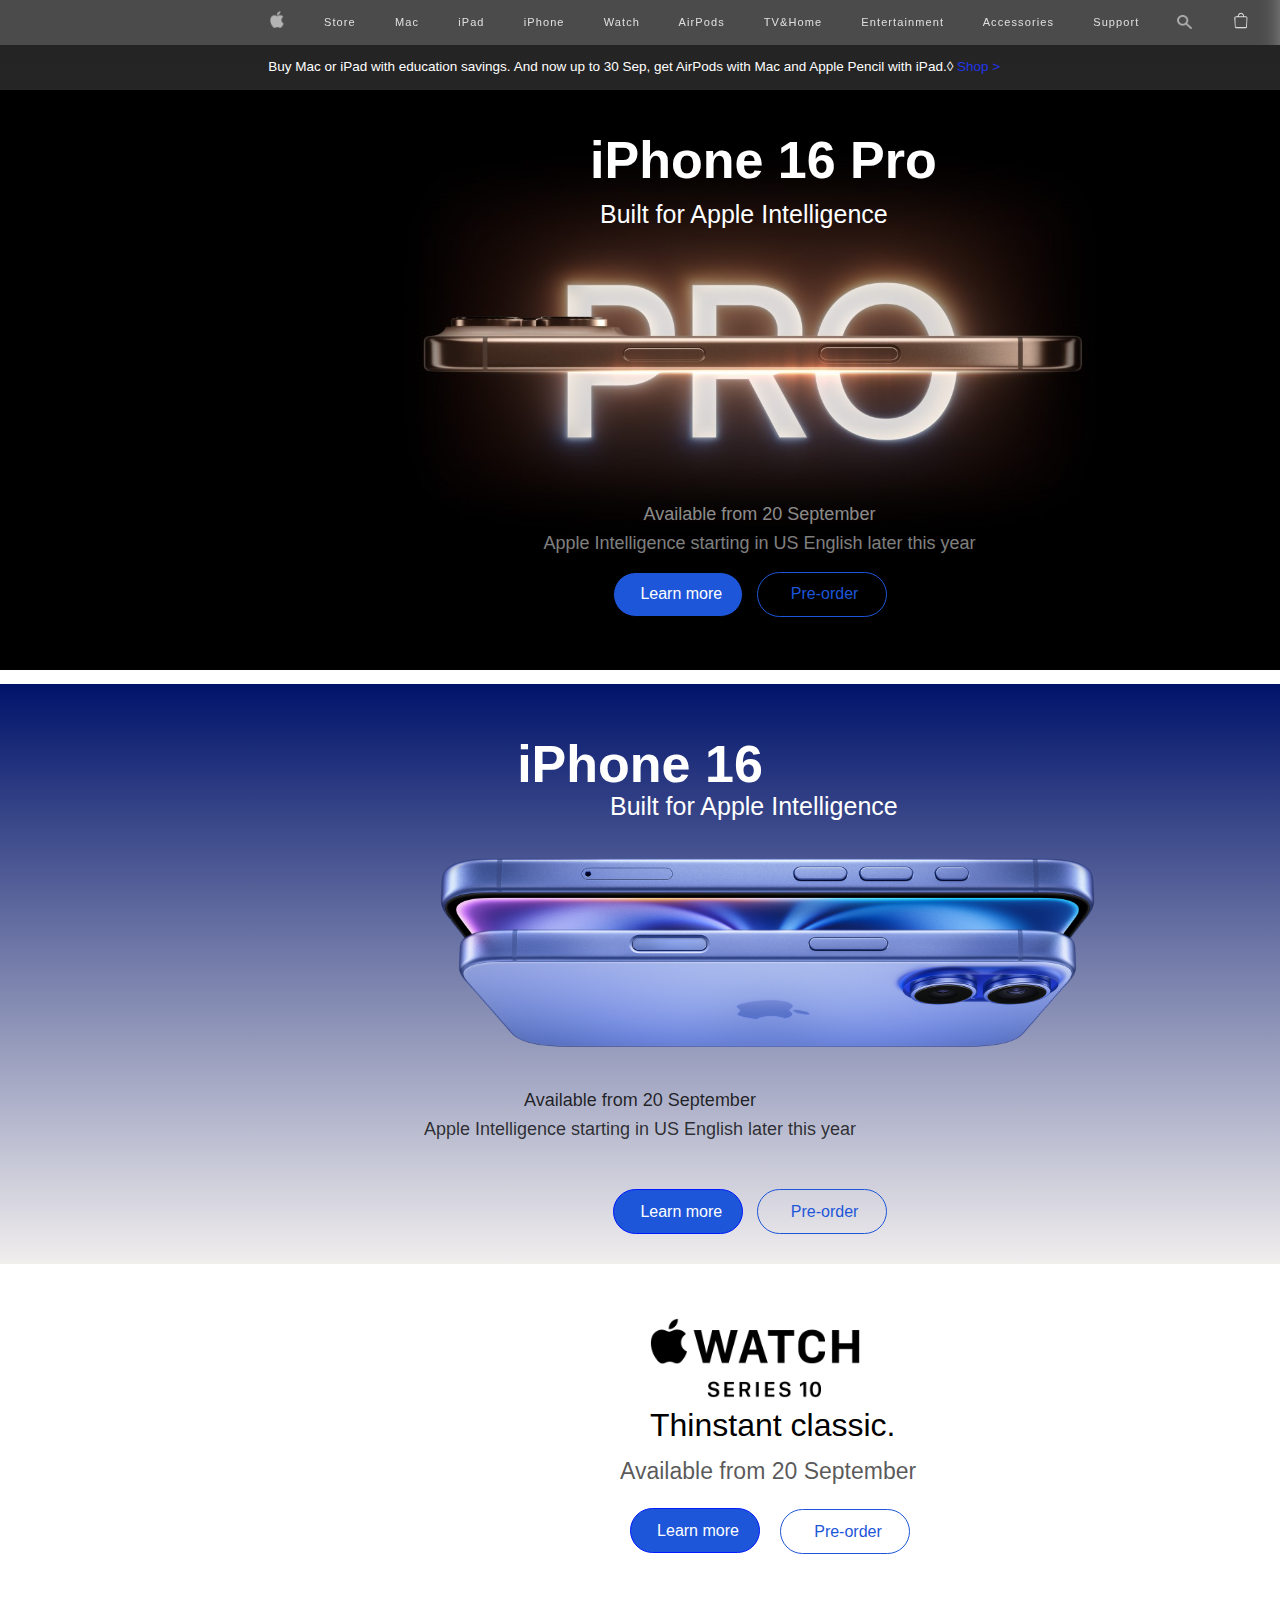
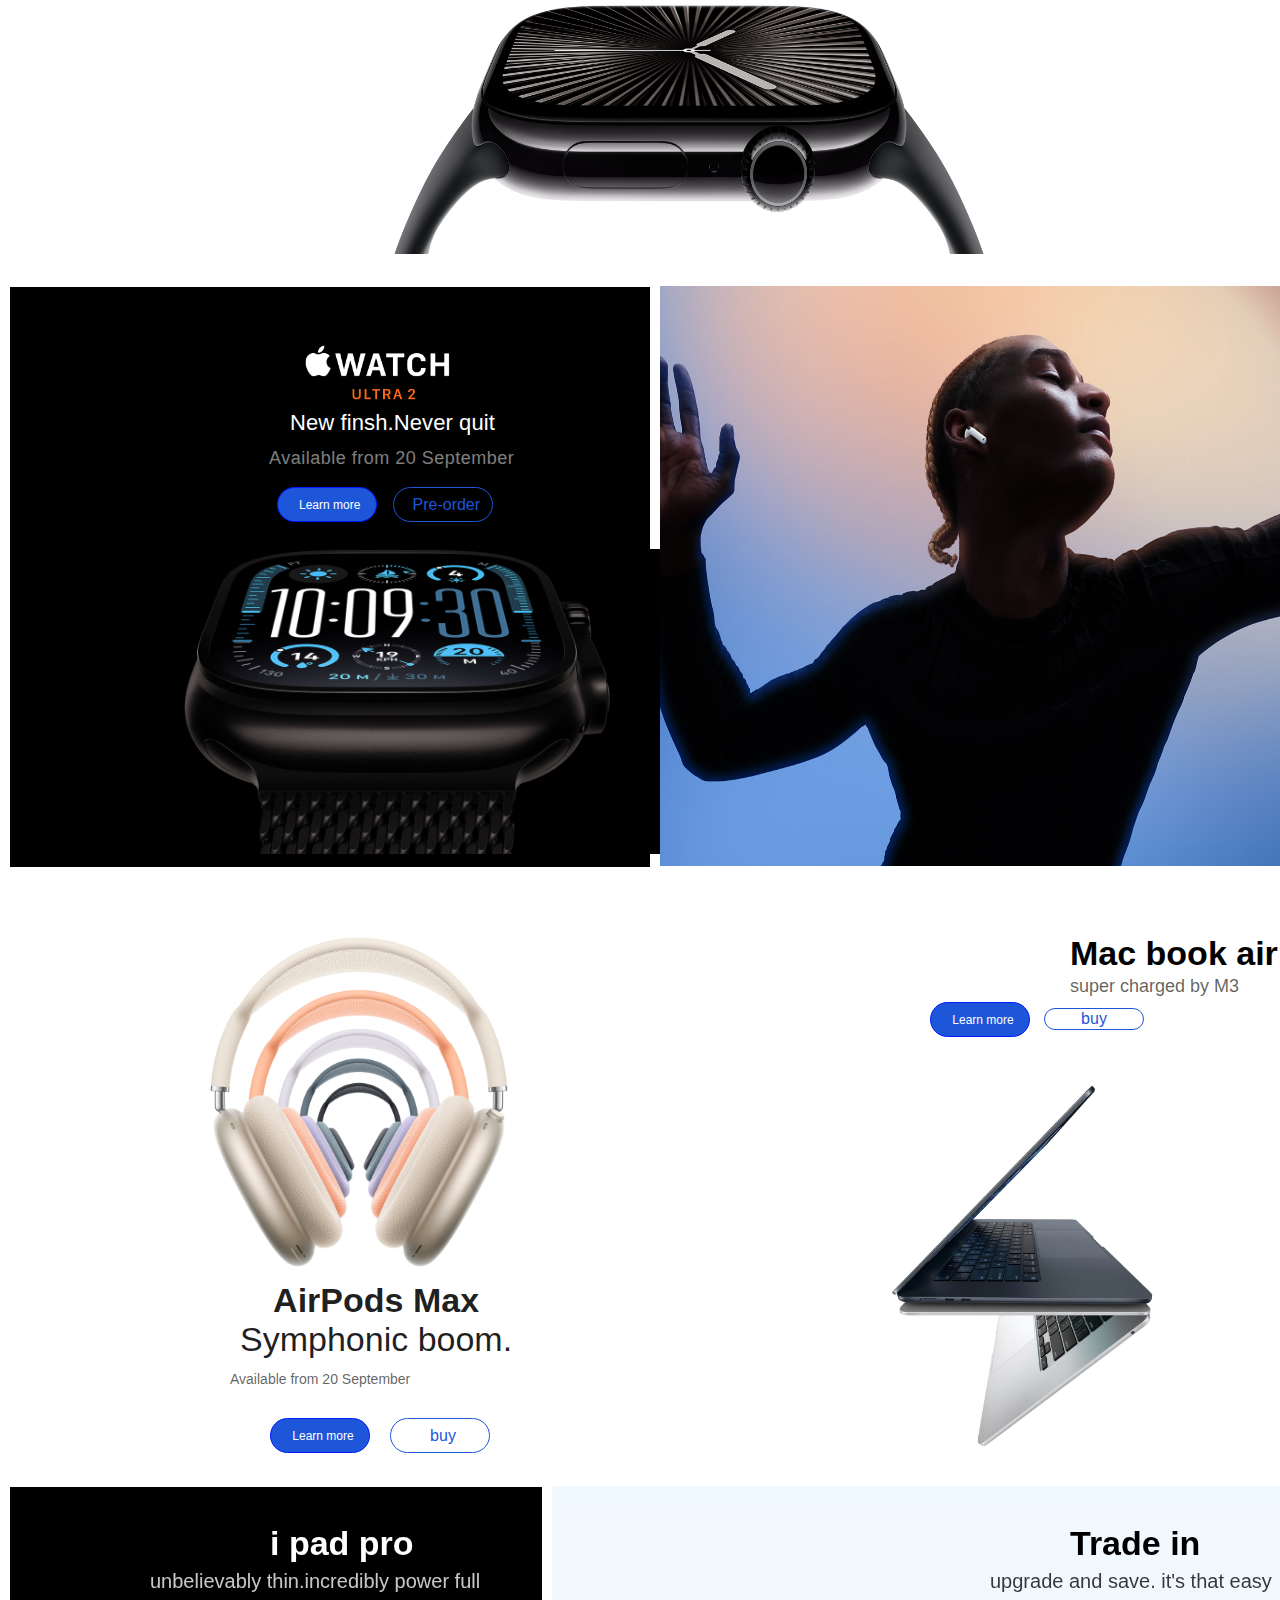
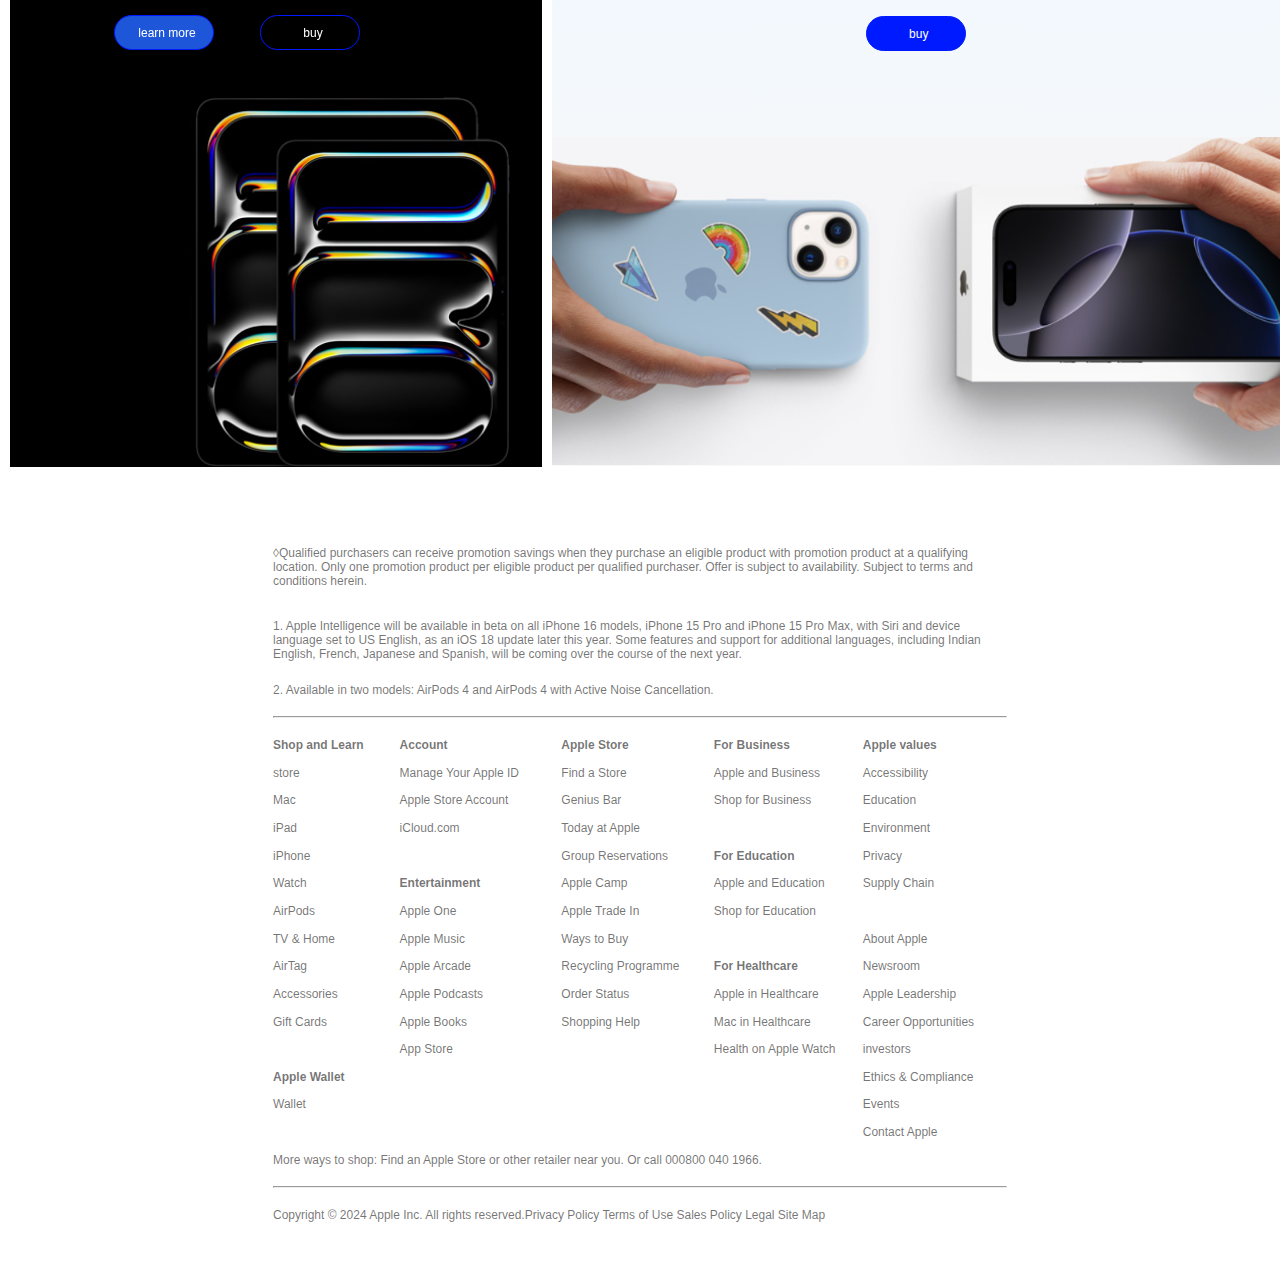
<file: index.html>
<!DOCTYPE html>
<html lang="en">
<head>
    <meta charset="UTF-8">
    <meta name="viewport" content="width=device-width, initial-scale=1.0">
    <title>apple.com</title>
    <link rel="stylesheet" href="style.css">
</head>
<body>
    <div class="main">
    <div class="nav">
          <ul type="none" class="navcont">
            <li><img class="logo" src="../images/logo.png" alt=""></li>
            <li class="navwords">Store Mac iPad iPhone Watch AirPods TV&Home Entertainment Accessories Support  </li>
            <li><img class="searchbutton" src="images/search.png" alt="searchbutton"></li>
            <li><img class="store" src="images/693035-200.png" alt=""></li>
          </ul>
        </div>
        <div class="buynav">
            <p class="buy"> Buy Mac or iPad with education savings. And now up to 30 Sep, get AirPods with Mac and Apple Pencil with iPad.◊ 
                <a class="shoplink" href="">Shop ></a>
            </p>
        </div>
        <div class="firstdiv">
            <img class="iphoneimg" src="images/iphone.jpg" alt="iphone">
            <h3 class="iname">iPhone 16 Pro</h3>
            <h3 class="secname">Built for Apple Intelligence</h3>
            <p class="thirdname">Available from 20 September </p>
            <p class="forthname">Apple Intelligence starting in US English later this year</p>
            <div class="inputdiv">
                <input class="text" type="submit" value="Learn more">
                <input class="sub1" type="submit" value="Pre-order">
            </div>
        </div>
        <div class="secdiv">
            <h3 class="iname2">iPhone 16 </h3>
            <h3 class="secname2">Built for Apple Intelligence</h3>
            <img class="iphoneimg2" src="images/iphone_16__bf3yv2bah15u_large_2x.png" alt="iphone16">
            <p class="thirdname2">Available from 20 September </p>
            <p class="forthname2">Apple Intelligence starting in US English later this year</p>
            <div class="inputdiv2">
                <input class="text1" type="submit" value="Learn more">
                <input class="sub1" type="submit" value="Pre-order">
            </div>
        </div>
        <div class="thirddiv">
            <img class="watch" src="images/watch.png" alt="">
            <p class="watchtext1">Thinstant classic.</p>
            <p class="watchtext2">Available from 20 September</p>
            <input class="text2" type="submit" value="Learn more">
            <input class="sub2" type="submit" value="Pre-order">
            <img class="iphoneimg3" src="images/watch_series_10__bjzia1opgyuq_large_2x.jpeg.jpg" alt="iphone16">
        </div>
        <div class="fourthmaindiv">
            <div class="fourthleftdiv">
                <img class="logo3" src="../images/logo3_watch_ultra_2__1xqo1s2atgyq_medium_2x.png" alt="">
                <p class="forthnotes">New finsh.Never quit</p>
                <p class="forth2note">Available from 20 September</p>
                <div class="inputdiv">
                    <input class="link" type="submit" value="Learn more">
                    <input class="link2" type="submit" value="Pre-order">
                </div>
                <img class="iwatch" src="../images/watch_ultra_2__didkrmqgz0ia_large_2x.jpeg.jpg" alt="">
            </div>
            <div class="fourthrightdiv">
                <img class="pic" src="../images/airpods_4__bmm7k3ocqng2_large_2x.jpeg.jpg" alt="">
            </div>
        </div>
        <div class="fifthmaindiv">
            <div class="fifthleftdiv">
                <img class="airmax" src="images/airpods_max__ekwd5ba5gpm6_large_2x.jpeg.jpg" alt="">
            <center><p class="text10">
                <b> AirPods Max</b> <br>
                Symphonic boom.
                <br>
                <p class="text11">Available from 20 September </p>
                
                </p></center>
                <div class="inputdiv2">
                    <input class="link5" type="submit" value="Learn more">
                    <input class="link6" type="submit" value="buy">
                </div>
            </div>
            <div class="fifthrightdiv">
                <center><p class="text12">
                    <b> Mac book air</b> <br><br>
                    <p class="text13">super charged by M3 </p>
                    
                    </p></center>
                    <div class="inputdiv3">
                        <input class="link7" type="submit" value="Learn more">
                        <input class="link8" type="submit" value="buy">
                    </div>
                <img class="macbook" src="images/videoframe_900.png" alt="">
                <center><p class="text16">
                    <b> i pad pro</b> <br><br></p>
                    <p class="text17">unbelievably thin.incredibly power full </p>
                    
                    </p></center>
                    <div class="inputdiv4">
                        <input class="link9" type="submit" value="buy">
                        <input class="link10" type="submit" value="learn more">
                    </div>
            </div>


        </div>
        <div class="sixthmaindiv">
            <div class="sixthleftdiv">
<img class="ipad" src="images/ipad_pro__ea93uc0cnvsm_large.jpg" alt="">
            </div>
            <div class="sixthrightdiv">
                <center><p class="text18">
                    <b> Trade in</b> <br><br></p>
                    <p class="text19">upgrade and save. it's that easy</p>
                    <div class="inputdiv5">
                        <input class="link12" type="submit" value="buy">
                    </div>
                    </p></center>
            
<img class="trade" src="images/Screenshot 2024-09-22 015719.png" alt="">
            </div>


        </div>


        <div class="bag9">
            <table>
                <tr>
                    <td colspan="5">◊Qualified purchasers can receive promotion savings when they purchase an eligible product with promotion product at a qualifying location. Only one promotion product per eligible product per qualified purchaser. Offer is subject to availability. Subject to terms and conditions herein. </td>
                </tr>
                <tr>
                    <td colspan="5">1. Apple Intelligence will be available in beta on all iPhone 16 models, iPhone 15 Pro and iPhone 15 Pro Max, with Siri and device language set to US English, as an iOS 18 update later this year. Some features and support for additional languages, including Indian English, French, Japanese and Spanish, will be coming over the course of the next year. </td>
                </tr>
                <tr colspan="5">
                    <td colspan="5">2. Available in two models: AirPods 4 and AirPods 4 with Active Noise Cancellation.</td>
                </tr>
            <tr>
                <td colspan="5"><hr></td>
            </tr>
                <tr>
                    <td><b>Shop and Learn</b></td>
                    <td><b>Account</b></td>
                    <td><b>Apple Store</b></td>
                    <td><b>For Business</b></td>
                    <td><b>Apple values</b></td>
                </tr>
                <tr>
                   <td>store</td>
                   <td>Manage Your Apple ID</td>
                   <td>Find a Store</td>
                   <td>Apple and Business</td>
                   <td>Accessibility</td> 
                </tr>
                <tr>
                    <td>Mac</td>
                    <td>Apple Store Account</td>
                    <td>Genius Bar</td>
                    <td>Shop for Business</td>
                    <td>Education</td>
                </tr>
                <tr>
                    <td>iPad</td>
                    <td>iCloud.com</td>
                    <td>Today at Apple</td>
                    <td></td>
                    <td>Environment</td>
                </tr>
                <tr>
                    <td>iPhone</td>
                    <td></td>
                    <td>Group Reservations</td>
                    <td><b>For Education</b></td>
                    <td>Privacy</td>
                </tr>
                <tr>
                    <td>Watch</td>
                    <td><b>Entertainment</b></td>
                    <td>Apple Camp</td>
                    <td>Apple and Education</td>
                    <td>Supply Chain</td>
                </tr>
                <tr>
                    <td>AirPods</td>
                    <td>Apple One</td>
                    <td>Apple Trade In</td>
                    <td>Shop for Education</td>
                    <td></td>
                </tr>
                <tr>
                    <td>TV & Home</td>
                    <td>Apple Music</td>
                    <td>Ways to Buy</td>
                    <td></td>
                    <td>About Apple</td>
                </tr>
                <tr>
                    <td>AirTag</td>
                    <td>Apple Arcade</td>
                    <td>Recycling Programme</td>
                    <td><b>For Healthcare</b></td>
                    <td>Newsroom</td>
                </tr>
                <tr>
                    <td>Accessories</td>
                    <td>Apple Podcasts</td>
                    <td>Order Status</td>
                    <td>Apple in Healthcare</td>
                    <td>Apple Leadership</td>
                </tr>
                <tr>
                    <td>Gift Cards</td>
                    <td>Apple Books</td>
                    <td>Shopping Help</td>
                    <td>Mac in Healthcare</td>
                    <td>Career Opportunities</td>
                </tr>
                <tr>
                    <td></td>
                    <td>App Store</td>
                    <td></td>
                    <td>Health on Apple Watch</td>
                    <td>investors</td>
                </tr>
                <tr>
                    <td><b>Apple Wallet</b></td>
                    <td></td>
                    <td></td>
                    <td></td>
                    <td>Ethics & Compliance</td>
                </tr>
                <tr>
                    <td>Wallet</td>
                    <td></td>
                    <td></td>
                    <td></td>
                    <td>Events</td>
                </tr>
                <tr>
                    <td></td>
                    <td></td>
                    <td></td>
                    <td></td>
                    <td>Contact Apple</td>
                </tr>
                <tr>
                    <td colspan="5">More ways to shop: Find an Apple Store or other retailer near you. Or call 000800 040 1966.</td>
                </tr>
                <tr>
                    <td colspan="5"><hr></td>
                </tr>
                <tr>
                    <td colspan="5">Copyright © 2024 Apple Inc. All rights reserved.Privacy Policy Terms of Use Sales Policy Legal Site Map</td>
                </tr>
            </table>
        </div>
    </div>
</body>
</html>
</file>
<file: style.css>
body{
    margin: 0px;
}
.main{
    margin: 0px;
    background-color:  rgb(255, 255, 255);
    height: auto;
}
.nav{
    margin: 0px;
    height: 45px;
    width: 2000px;
    backdrop-filter: blur(10px);
    position: fixed;
    background-color:rgba(91, 91, 91, 0.711);
    color: rgb(255, 255, 255);
    padding-left: 50px;
    z-index: 1;
    
}
.logo{
    height: 17px;
    padding-right: 40px;
    padding-left: 180px;
}
.searchbutton{
    padding-top: 4px;
    padding-left: 38px;
    opacity: 0.59;
    height: 14px;
    width: 15px;
}
.store{
    padding-top: 1px;
    padding-left: 41px;
    height: 17px;
    width: 16px;
}
.navcont{
    font-size: 12px;
    font-weight:100;
    font-family:  Arial, sans-serif;
    display: flex;
    word-spacing: 35px;
    height: 44px;
    letter-spacing: 0.9px;
    padding-right: 600px;
    font-size: 11px;
    letter-spacing: 1.1px;
}
.navwords{
    padding-top: 5px;
    color: rgba(255, 255, 255, 0.823);
}
.buynav{
    padding-top: 45px;
    height: 45px;
    margin: 0px;
    background: linear-gradient(to bottom, #232323, #252525);
    background-color:rgba(15, 19, 19, 0.481);
    padding-left: 50px;
}
.buy{
    text-align: center;
    font-family:sans-serif;
    font-weight: 200;
    width: 95%;
    font-size: 13.5px;
    color: rgb(255, 255, 255);
}
.shoplink{
    text-decoration: none;
    color: rgb(34, 54, 233);
}
.firstdiv{
    background-color: rgb(0, 0, 0);
    height: 580px;
    width: 1519px;
}
.iphoneimg{
    padding-left: 300px;
    margin-top: 20px;
    width: 900px;
}
.iname{
    color: rgb(255, 255, 255);
   margin-top: -520px;
   margin-left: 590px;
   font-size: 52px;
   font-weight: 650;
   font-family:'Segoe UI', Tahoma, Geneva, Verdana, sans-serif;

}
.secname{
color:rgb(255, 255, 255) ;
margin-top: -42px;
margin-left: 600px;
font-family:'Segoe UI', Tahoma, Geneva, Verdana, sans-serif;
font-weight: 450;
font-size: 25px;
}
.thirdname{
    padding-top: 250px;
    display: flex;
    justify-content: center;
    font-size: 18px;
    font-family:'Lucida Sans', 'Lucida Sans Regular', 'Lucida Grande', 'Lucida Sans Unicode', Geneva, Verdana, sans-serif;
    color: rgba(255, 255, 255, 0.556);
}
.forthname{
    font-size: 18px;
    margin-top: -10px;
    font-weight: 100;
    font-family:'Lucida Sans', 'Lucida Sans Regular', 'Lucida Grande', 'Lucida Sans Unicode', Geneva, Verdana, sans-serif;
    display: flex;
    justify-content: center;
    color: rgba(255, 255, 255, 0.5);
}
.inputdiv{
    display: flex;
    margin-left: 500px;
    width: 300px;
    color: aliceblue;
    margin-left: 600px;
    justify-content: space-evenly;
    /* background-color: aqua; */
}
.text{
display: flex;
width: 130px;
background-color: rgb(29, 86, 217);
padding-left:12px;
color: rgb(255, 255, 255);
box-sizing: border-box;
border-radius: 35px;
height: 45px;
font-family:Verdana, Geneva, Tahoma, sans-serif;
font-size: 16px;
align-items: center;
justify-content: space-around;
border: 1px solid black;
cursor: pointer;
}
.text2{
    display: flex;
    width: 130px;
    background: transparent;
    padding-left:12px;
    color: rgb(29, 86, 217);
    box-sizing: border-box;
    border-radius: 35px;
    height: 45px;
    font-family:Verdana, Geneva, Tahoma, sans-serif;
    font-size: 16px;
    align-items: center;
    justify-content: space-around;
    border: 1px solid  rgb(29, 86, 217);
}
.secdiv{
    margin-top: 2000px;
    width: 100%;
    height: 580px;
    margin-top: 10px;
    background: linear-gradient(to bottom, #00136a, #f1eeee);
}
.iphoneimg2{
    margin-top: 50px;
    margin-left: 440px;
    height: 190px;

}
.iname2{
   color: rgb(255, 255, 255);
   margin-top: 14px;
   display: flex;
   position:relative;
   top: 50px;
   justify-content: center;
   font-size: 52px;
   font-weight: 650;
   font-family:'Segoe UI', Tahoma, Geneva, Verdana, sans-serif;
}
.secname2{
color:rgb(255, 255, 255) ;
margin-top: -42px;
position:relative;
   top: 38px;
margin-left: 610px;
font-family:'Segoe UI', Tahoma, Geneva, Verdana, sans-serif;
font-weight: 450;
font-size: 25px;
}
.thirdname2{
    padding-top: 250px;
    display: flex;
    position: relative;
    top: -230px;
    justify-content: center;
    font-size: 18px;
    font-family:'Lucida Sans', 'Lucida Sans Regular', 'Lucida Grande', 'Lucida Sans Unicode', Geneva, Verdana, sans-serif;
    color: rgba(0, 0, 0, 0.814);
}
.forthname2{
    font-size: 18px;
    position: relative;
    top: -240px;
    font-weight: 100;
    font-family:'Lucida Sans', 'Lucida Sans Regular', 'Lucida Grande', 'Lucida Sans Unicode', Geneva, Verdana, sans-serif;
    display: flex;
    justify-content: center;
    color: rgba(0, 0, 0, 0.77);
}


.inputdiv2{
    display: flex;
    position: relative;
    margin-top: -499px;
    margin-left: 500px;
    width: 300px;
    color: aliceblue;
    margin-left: 600px;
    justify-content: space-evenly;
    /* background-color: aqua; */
}
.text1{
    display: flex;
    width: 130px;
    background-color: rgb(29, 86, 217);
    padding-left:12px;
    color: rgb(255, 255, 255);
    box-sizing: border-box;
    border-radius: 35px;
    height: 45px;
    font-family:Verdana, Geneva, Tahoma, sans-serif;
    font-size: 16px;
    align-items: center;
    justify-content: space-around;
    border: 1px solid rgb(0, 26, 255);
    cursor: pointer;
    }
    .sub1{
        display: flex;
        width: 130px;
        background: transparent;
        padding-left:12px;
        color: rgb(29, 86, 217);
        box-sizing: border-box;
        border-radius: 35px;
        height: 45px;
        font-family:Verdana, Geneva, Tahoma, sans-serif;
        font-size: 16px;
        align-items: center;
        justify-content: space-around;
        border: 1px solid  rgb(29, 86, 217);
    }
    .thirddiv{
        width: 100%;
        height: 600px;
       margin-top: 14px;
        background-color: rgb(255, 255, 255);
    }
    .watch{
        padding-left: 650px;
        padding-top: 40px;
        height: 80px;
       }
       .watchtext1{
        padding-left: 650px;
        margin-top: 5px;
        font-family:'Gill Sans', 'Gill Sans MT', Calibri, 'Trebuchet MS', sans-serif;
        font-weight: 400;
        font-size: 32px;

       }
       .watchtext2{
        padding-left: 620px;
        font-family: 'Gill Sans', 'Gill Sans MT', Calibri, 'Trebuchet MS', sans-serif;
        color: rgba(5, 5, 5, 0.677);
        margin-top: -18px;
        font-weight: 500;
        font-size: 23px;
       }
       .text2{
        width: 130px;
        margin-left: 630px;
        background-color: rgb(29, 86, 217);
        padding-left:12px;
        color: rgb(255, 255, 255);
        box-sizing: border-box;
        border-radius: 35px;
        height: 45px;
        font-family:Verdana, Geneva, Tahoma, sans-serif;
        font-size: 16px;
        border: 1px solid rgb(0, 26, 255);
        cursor: pointer;
        }
       .sub2{
        display: flex;
        width: 130px;
        margin-left: 780px;
        margin-top: -44px;
        background: transparent;
        padding-left:12px;
        color: rgb(29, 86, 217);
        box-sizing: border-box;
        border-radius: 35px;
        height: 45px;
        font-family:Verdana, Geneva, Tahoma, sans-serif;
        font-size: 16px;
        align-items: center;
        justify-content: space-around;
        border: 1px solid  rgb(29, 86, 217);
    }
    .iphoneimg3{
        height: 250px;
        width: 53%;
        margin-left: 350px;
        margin-top: 50px;
    }
    .fourthmaindiv{
        display: flex;
        background-color: rgb(255, 255, 255);
        width: 100%;
        height: 600px;
    }
  .fourthleftdiv{
    margin-left: 10px ;
    margin-top: 9px;
    position: relative;
    background-color: rgb(0, 0, 0);
    height: 580px;
    width: 50%;
  }
.fourthrightdiv{
    background-color: rgb(255, 255, 255);
    height: 580px;
    width: 730px;
    margin-top: 8px;
    margin-left: 10px ;
}
.logo3{
    padding-left: 295px;
    padding-top:58px;
    height: 55px;
}
.iwatch{
    height: 305px;
    padding-left:40px;
   padding-top: 27px;
}
.forthnotes{
color: #ffffff;
font-weight: 500;
font-size: 22px;
margin-top: 6px;
padding-left: 280px;
letter-spacing: .10px;

font-family:'Gill Sans', 'Gill Sans MT', Calibri, 'Trebuchet MS', sans-serif;
}
.forth2note{
    padding-left: 259px;
    position: relative;
    font-family: 'Gill Sans', 'Gill Sans MT', Calibri, 'Trebuchet MS', sans-serif;
    color: rgba(255, 255, 255, 0.501);
    margin-top: -10px;
    font-weight: 500;
    font-size: 18px;
    letter-spacing: .5px;
}
.link{
    width: 100px;
    position: relative;
    margin-left: -650px;
    background-color: rgb(29, 86, 217);
    padding-left:12px;
    color: rgb(255, 255, 255);
    box-sizing: border-box;
    border-radius: 35px;
    height: 35px;
    font-family:Verdana, Geneva, Tahoma, sans-serif;
    font-size: 12px;
    border: 1px solid rgb(0, 26, 255);
    cursor: pointer;
    }
    .link2{
        width: 100px;
        margin-left: -300px;
        margin-right: 100px;
        background: transparent;
        color: rgb(29, 86, 217);
        box-sizing: border-box;
    border-radius: 35px;
    font-family:Verdana, Geneva, Tahoma, sans-serif;
    font-size: 16px;
    align-items: center;
    justify-content: space-around;
    padding-left:12px;
    border: 1px solid  rgb(29, 86, 217);
    }
.pic{
    position: absolute;
    height: 580px;
    width: 730px;
}
.fifthmaindiv{
    display: flex;
    background-color: rgb(255, 255, 255);
    width: 100%;
    height: 600px;
}
.fifthleftdiv{
margin-left: 10px ;
margin-top: 9px;
position: relative;
background-color: rgb(255, 255, 255);
height: 580px;
width: 50%;
}
.fifthrightdiv{
background-color: rgb(255, 255, 255);
height: 580px;
width: 730px;
margin-top: 8px;
margin-left: 10px ;
}
.sixthmaindiv{
    display: flex;
    background-color: rgb(255, 255, 255);
    width: 100%;
    height: 600px;
}
.sixthleftdiv{
margin-left: 10px ;
margin-top: 9px;
position: relative;
background-color: rgb(0, 0, 0);
height: 580px;
width: 50%;
}
.sixthrightdiv{
    background: linear-gradient(to bottom,  #f0f8ff, #faf9f6);
height: 580px;
width: 730px;
margin-top: 8px;
margin-left: 10px ;
}

.airmax{
    height: 330px;
    margin:200px ;
    margin-top: 50px;
}
.text10{
    font-size: 34px;
    /* background-color: aqua; */
    position: absolute;
    top: 360px;
    left: 230px;
    color: #010101e1;
    font-family: Verdana, Geneva, Tahoma, sans-serif;
}
.text11{
    font-size: 14px;
    /* background-color: aqua; */
    position: absolute;
    top: 470px;
    left: 220px;
    color: #010101a0;
    font-family: Verdana, Geneva, Tahoma, sans-serif;
}
.inputdiv2{
    padding-top: 290px;
}
.link5{
    width: 100px;
    position: relative;
    margin-left: -660px;
    background-color: rgb(29, 86, 217);
    padding-left:12px;
    color: rgb(255, 255, 255);
    box-sizing: border-box;
    border-radius: 35px;
    height: 35px;
    font-family:Verdana, Geneva, Tahoma, sans-serif;
    font-size: 12px;
    border: 1px solid rgb(0, 26, 255);
    cursor: pointer;
    margin-top: 140px;
    }
    .link6{
        width: 100px;
        margin-left: -300px;
        margin-right: 100px;
        background: transparent;
        color: rgb(29, 86, 217);
        box-sizing: border-box;
    border-radius: 35px;
    font-family:Verdana, Geneva, Tahoma, sans-serif;
    font-size: 16px;
    align-items: center;
    justify-content: space-around;
    padding-left:12px;
    margin-top: 140px;
    border: 1px solid  rgb(29, 86, 217);
    }
.macbook{
    height: 428px;
    margin:0px ;
    margin-top: px;
    
}
.inputdiv3{
    padding-top: 100px;
}
.link7{
    width: 100px;
    position: relative;
    left: -130px;
    margin-left: 400px;
    background-color: rgb(29, 86, 217);
    padding-left:12px;
    color: rgb(255, 255, 255);
    box-sizing: border-box;
    border-radius: 35px;
    height: 35px;
    font-family:Verdana, Geneva, Tahoma, sans-serif;
    font-size: 12px;
    
    border: 1px solid rgb(0, 26, 255);
    cursor: pointer;
    }
    .link8{
        width: 100px;
        margin-left: -120px;
        margin-right: 100px;
        background: transparent;
        color: rgb(29, 86, 217);
        box-sizing: border-box;
    border-radius: 85px;
    font-family:Verdana, Geneva, Tahoma, sans-serif;
    font-size: 16px;
    align-items: center;
    justify-content: space-around;
    padding-left:px;
    border: 1px solid  rgb(29, 86, 217);
    }
.text12{
        font-size: 34px;
        /* background-color: aqua; */
        position: absolute;
        top: 2500px;
        left: 1070px;
        /* background-color: brown; */
        color: #010101;
        font-family: Verdana, Geneva, Tahoma, sans-serif;
    }
    .text13{
        font-size: 18px;
        /* background-color: aqua; */
        position: absolute;
        top: 2540px;
        padding-top: 18px;
        left: 1070px;
        color: #010101a0;
        /* background-color: brown; */
        font-family: Verdana, Geneva, Tahoma, sans-serif;
    }
.ipad{
    height: 370px;
    padding-top: 210px;
    padding-left: 180px;
}
.text16{
    font-size: 34px;
    /* background-color: aqua; */
    position: absolute;
    top: 3060px;
    left: 270px;
    padding-top: 30px;
    /* background-color: brown; */
    color: #ffffff;
    z-index: 1;
    font-family: Verdana, Geneva, Tahoma, sans-serif;
}
.text17{
    font-size: 20px;
    /* background-color: aqua; */
    position: absolute;
    top: 3140px;
    padding-top: 10px;
    left: 150px;
    color: #ffffffc7;
    z-index: 1;
    /* background-color: brown; */
    font-family: Verdana, Geneva, Tahoma, sans-serif;
}
.inputdiv4{
    padding-top: 130px;
    padding-left: 250px;
   

}
.link9{
    width: 100px;
    position: relative;
    margin-left: -650px;
    background-color: transparent;
    padding-left:12px;
    color: rgb(255, 255, 255);
    box-sizing: border-box;
    border-radius: 35px;
    height: 35px;
    font-family:Verdana, Geneva, Tahoma, sans-serif;
    font-size: 12px;
    border: 1px solid rgb(0, 26, 255);
    cursor: pointer;
    z-index: 1;
    }
    .link10{
        width: 100px;
        position: relative;
        margin-left: -250px;
        background-color: rgb(29, 86, 217);
        padding-left:12px;
        color: rgb(255, 255, 255);
        box-sizing: border-box;
        border-radius: 35px;
        height: 35px;
        font-family:Verdana, Geneva, Tahoma, sans-serif;
        font-size: 12px;
        border: 1px solid rgb(0, 26, 255);
        cursor: pointer;
        z-index: 1;
    }
.trade{
    height: 328px;
    padding-top: 70px;
}
.text18{
    font-size: 34px;
    /* background-color: aqua; */
    position: absolute;
    top: 3060px;
    left: 1070px;
    padding-top: 30px;
    /* background-color: brown; */
    color: #000000;
    z-index: 1;
    font-family: Verdana, Geneva, Tahoma, sans-serif;
}
.text19{
    font-size: 20px;
    /* background-color: aqua; */
    position: absolute;
    top: 3140px;
    padding-top: 10px;
    left: 990px;
    color: #000000c7;
    z-index: 1;
    /* background-color: brown; */
    font-family: Verdana, Geneva, Tahoma, sans-serif;
}
.inputdiv5{
    padding-top: 130px;
    padding-left: 250px;
   

}

.link12{
    width: 100px;
    position: relative;
    margin-left: -250px;
    background-color:rgb(0, 26, 255) ;
    padding-left:12px;
    color: rgb(255, 255, 255);
    box-sizing: border-box;
    border-radius: 35px;
    height: 35px;
    font-family:Verdana, Geneva, Tahoma, sans-serif;
    font-size: 12px;
    border: 1px solid rgb(0, 26, 255);
    cursor: pointer;
    z-index: 1;
    }









    .parent8{
        display: flex;
    }
    .bag9{
        margin-top: 1680px;
        background-color: rgba(255, 255, 255, 0.973);
        height: 800px;
        width: 100%;
        display: flex;
        position: absolute;
        top: 2000px;
        margin-bottom: 0px;
    }
    table{
    width: 1000px;
    margin: 270px;
    margin-top: 50px;
    margin-bottom: 50px;
    /* background-color: aqua; */
    font-size: 12px;
    color: #0a0a0a93;
    font-family:"SF Pro Text", "SF Pro Icons", "Helvetica Neue", Helvetica, Arial, sans-serif; ;
    }
</file>
